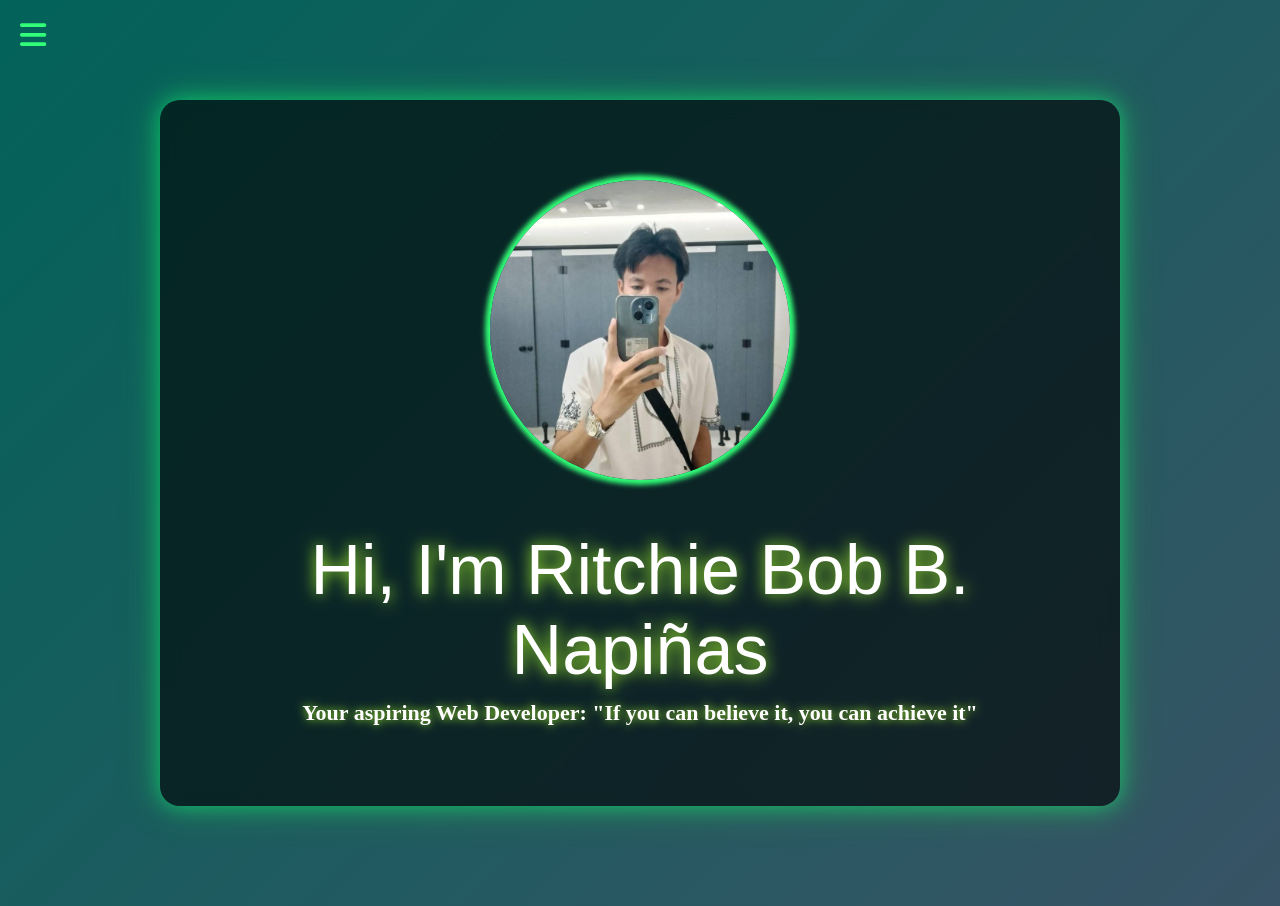
<file: index.html>
<!DOCTYPE html>
<html lang="en">
<head>
    <meta charset="UTF-8">
    <meta name="viewport" content="width=device-width, initial-scale=1.0">
    <title> Website Portfolio</title>
   <link rel="stylesheet" href="../ALL_CSS/style.css">
    <link href="https://cdnjs.cloudflare.com/ajax/libs/font-awesome/6.0.0-beta3/css/all.min.css" rel="stylesheet">
</head>
<body>
    <div class="main-container">
        <div class="container">
            <img src="../images/rb4.jpg" alt="Profile Image">
        </div>
        <div class="text">
            <h1>Hi, I'm Ritchie Bob B. Napiñas</h1>
            <h3>Your aspiring Web Developer: "If you can believe it, you can achieve it"</h3>
        </div>
    </div>
    <i id="menu-toggle" class="fas fa-bars"></i>
<ul id="nav-menu">
  <li><a href="index.html" class="home"><i class="fas fa-home"></i><span>Home</span></a></li>
  <li><a href="ALL_HTML/aboutme.html"><i class="fas fa-user"></i><span>About Me</span></a></li>
  <li><a href="ALL_HTML/skills.html"><i class="fas fa-cogs"></i><span>Skills</span></a></li>
  <li><a href="ALL_HTML/projects.html"><i class="fas fa-folder"></i><span>projects</span></a></li>
  <li><a href="ALL_HTML/contact.html"><i class="fas fa-envelope"></i><span>Contact</span></a></li>
  <li><a href="ALL_HTML/achievements.html"><i class="fas fa-trophy"></i><span>Achievements</span></a></li>
  <li><a href="ALL_HTML/Favorites.html"><i class="fas fa-video"></i><span>Favorites</span></a></li>

</ul>
<script src="ALL_JSCRPIT/node.js"></script>

</body>
</html>
</file>
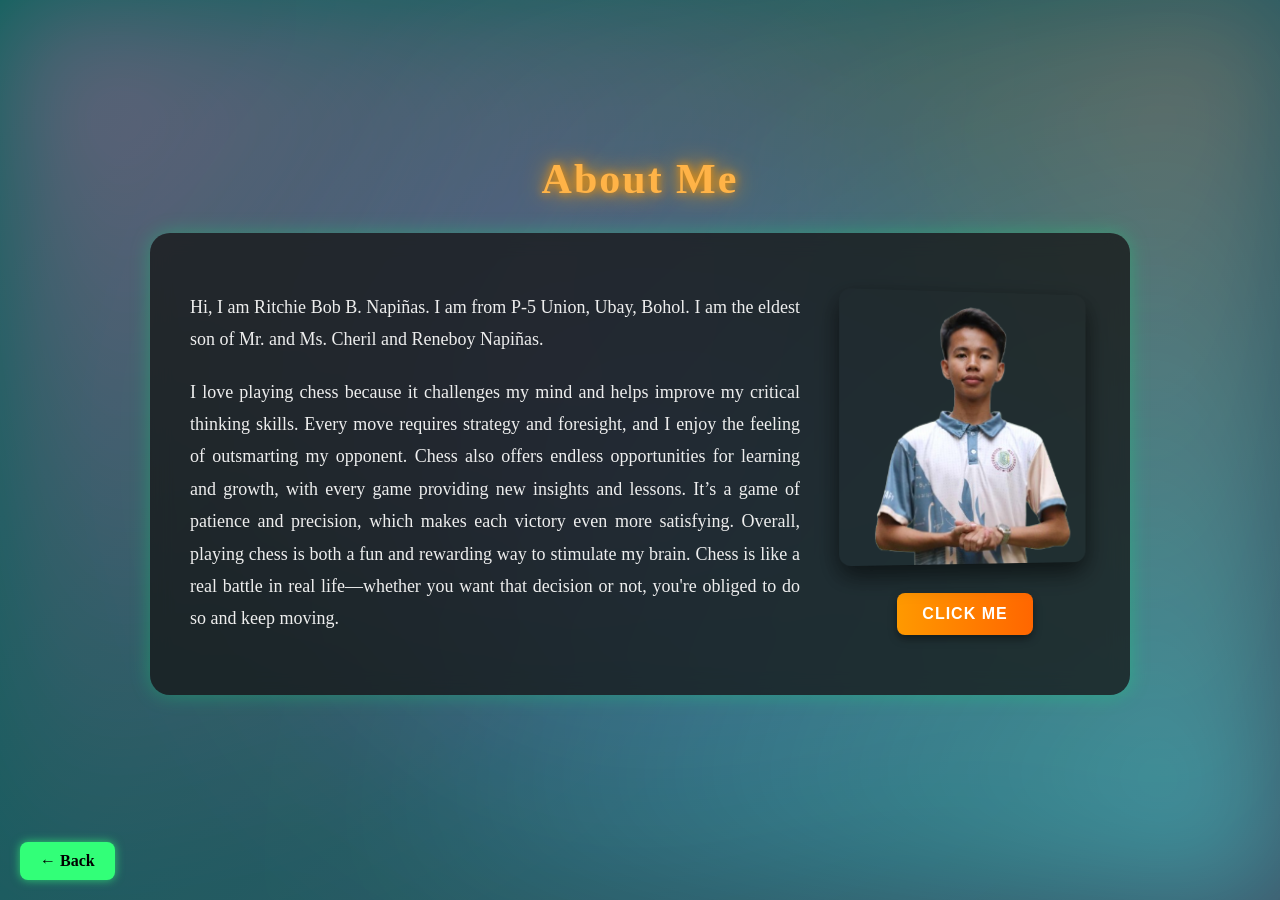
<file: ALL_HTML/aboutme.html>
<!DOCTYPE html>
<html lang="en">
<head>
  <meta charset="UTF-8" />
  <meta name="viewport" content="width=device-width, initial-scale=1.0" />
  <link rel="stylesheet" href="../ALL_CSS/aboutme.css">
  <title>About Me</title>
</head>
<body>
  <div class="about-me-section" id="aboutSection">
    <h2>About Me</h2>

    <div class="about-me-content">
      <div class="text">
        <p>
          Hi, I am Ritchie Bob B. Napiñas. I am from P-5 Union, Ubay, Bohol. I am the eldest son of Mr. and Ms. Cheril and Reneboy Napiñas.
        </p>
        <p>
          I love playing chess because it challenges my mind and helps improve my critical thinking skills.
          Every move requires strategy and foresight, and I enjoy the feeling of outsmarting my opponent.
          Chess also offers endless opportunities for learning and growth, with every game providing new insights and lessons.
          It’s a game of patience and precision, which makes each victory even more satisfying.
          Overall, playing chess is both a fun and rewarding way to stimulate my brain.
          Chess is like a real battle in real life—whether you want that decision or not, you're obliged to do so and keep moving.
        </p>
      </div>

      <div class="image-container">
        <img src="../images/face.png" alt="Magi">
        <button class="reveal-button" onclick="toggleVideo()">Click Me</button>
      </div>
    </div>
  </div>

  <!-- Fullscreen video overlay -->
  <div id="videoOverlay" class="video-overlay">
  <video id="chessVideo" controls>
    <source src="../images/chess1.mp4" type="video/mp4">
    Your browser does not support the video tag.
  </video>
  <p class="video-caption">This is me playing chess.</p>
</div>


  <!-- Back Button -->
  <a href="index.html" id="back-button" style="
    position: fixed;
    bottom: 20px;
    left: 20px;
    background-color: rgb(50, 255, 120);
    color: black;
    padding: 10px 20px;
    border-radius: 8px;
    text-decoration: none;
    font-weight: bold;
    box-shadow: 0 0 10px rgba(50, 255, 120, 0.7);
    transition: all 0.3s ease;
  ">
    ← Back
  </a>

  <script>
    function toggleVideo() {
      const aboutSection = document.getElementById("aboutSection");
      const overlay = document.getElementById("videoOverlay");
      const video = document.getElementById("chessVideo");

      if (overlay.style.display === "flex") {
        // Hide video and show about section again
        overlay.style.display = "none";
        aboutSection.style.display = "block";
        video.pause();
      } else {
        // Show video overlay and hide about content
        overlay.style.display = "flex";
        aboutSection.style.display = "none";
        video.play();
      }
    }

    // Back button hover animation
    const backBtn = document.getElementById('back-button');
    backBtn.addEventListener('mouseenter', () => {
      backBtn.style.backgroundColor = 'rgb(227, 76, 175)';
      backBtn.style.color = 'white';
    });
    backBtn.addEventListener('mouseleave', () => {
      backBtn.style.backgroundColor = 'rgb(50, 255, 120)';
      backBtn.style.color = 'black';
    });
  </script>
</body>
</file>
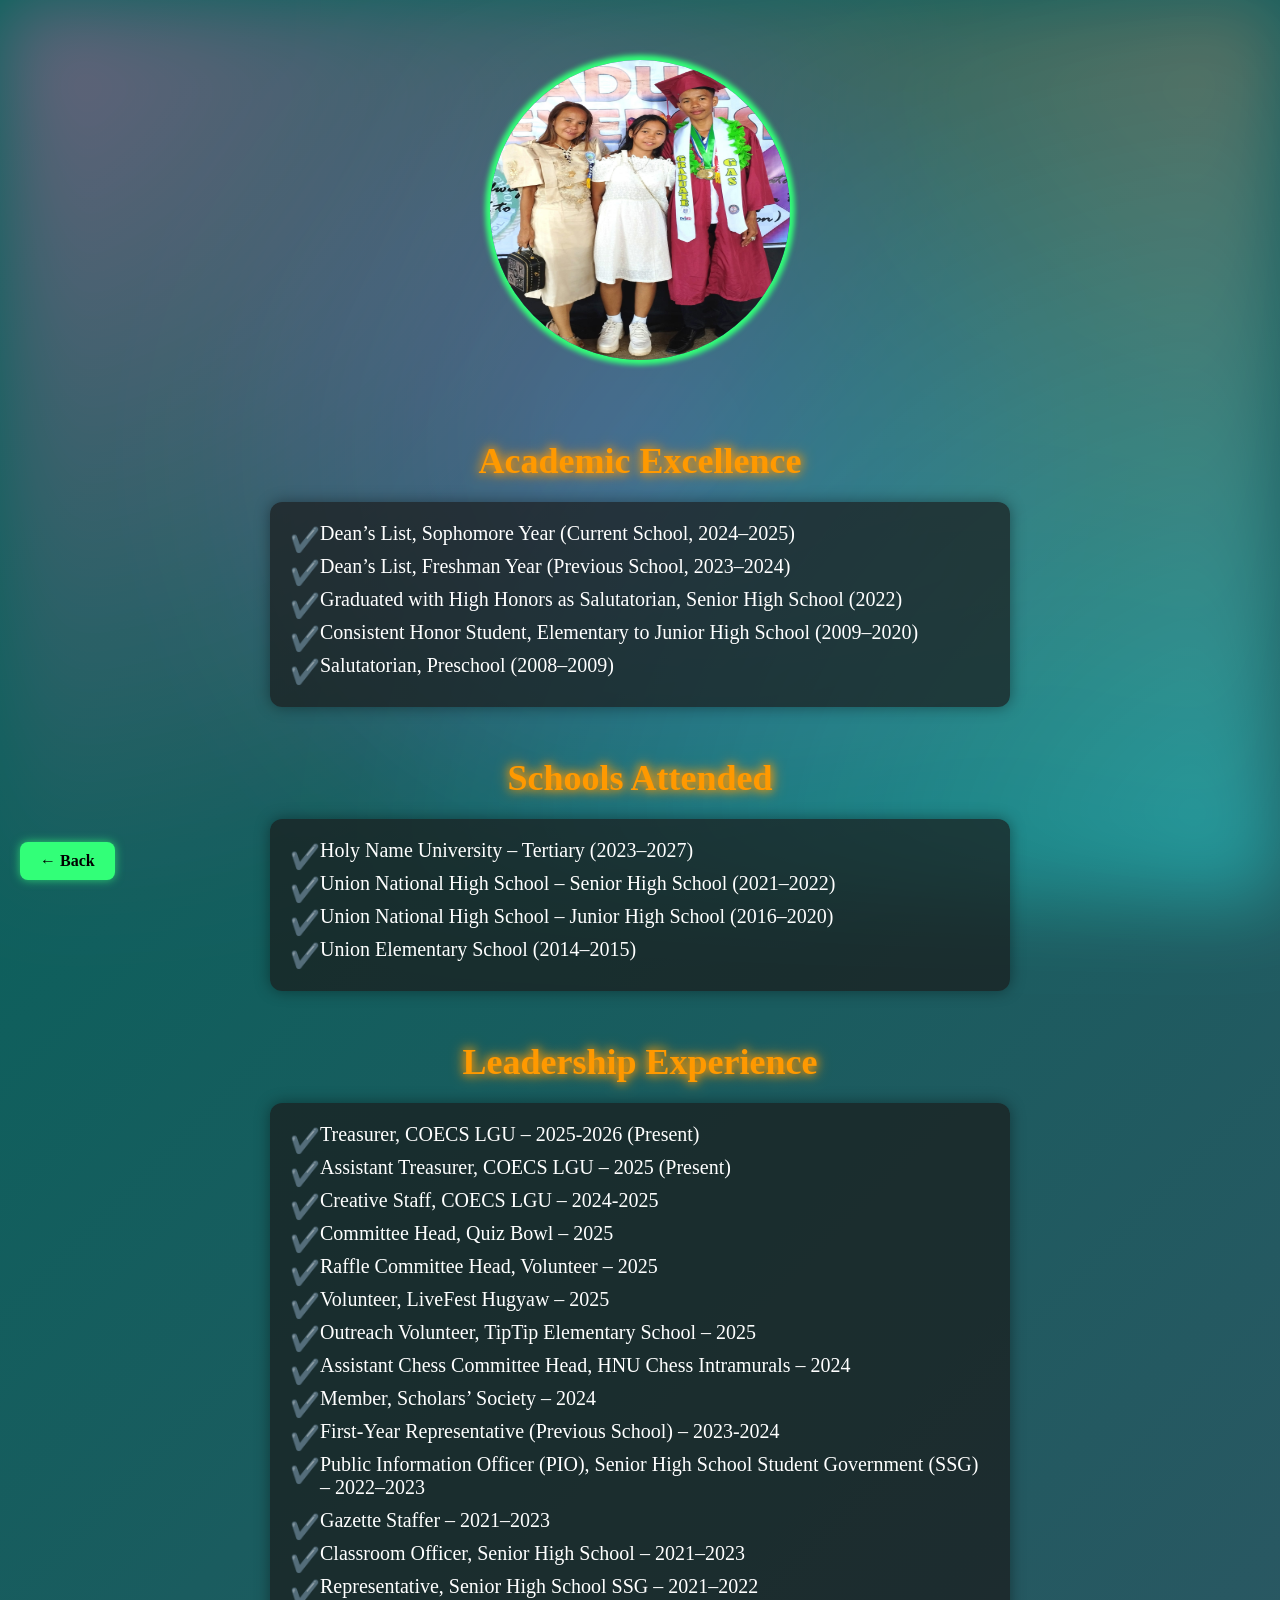
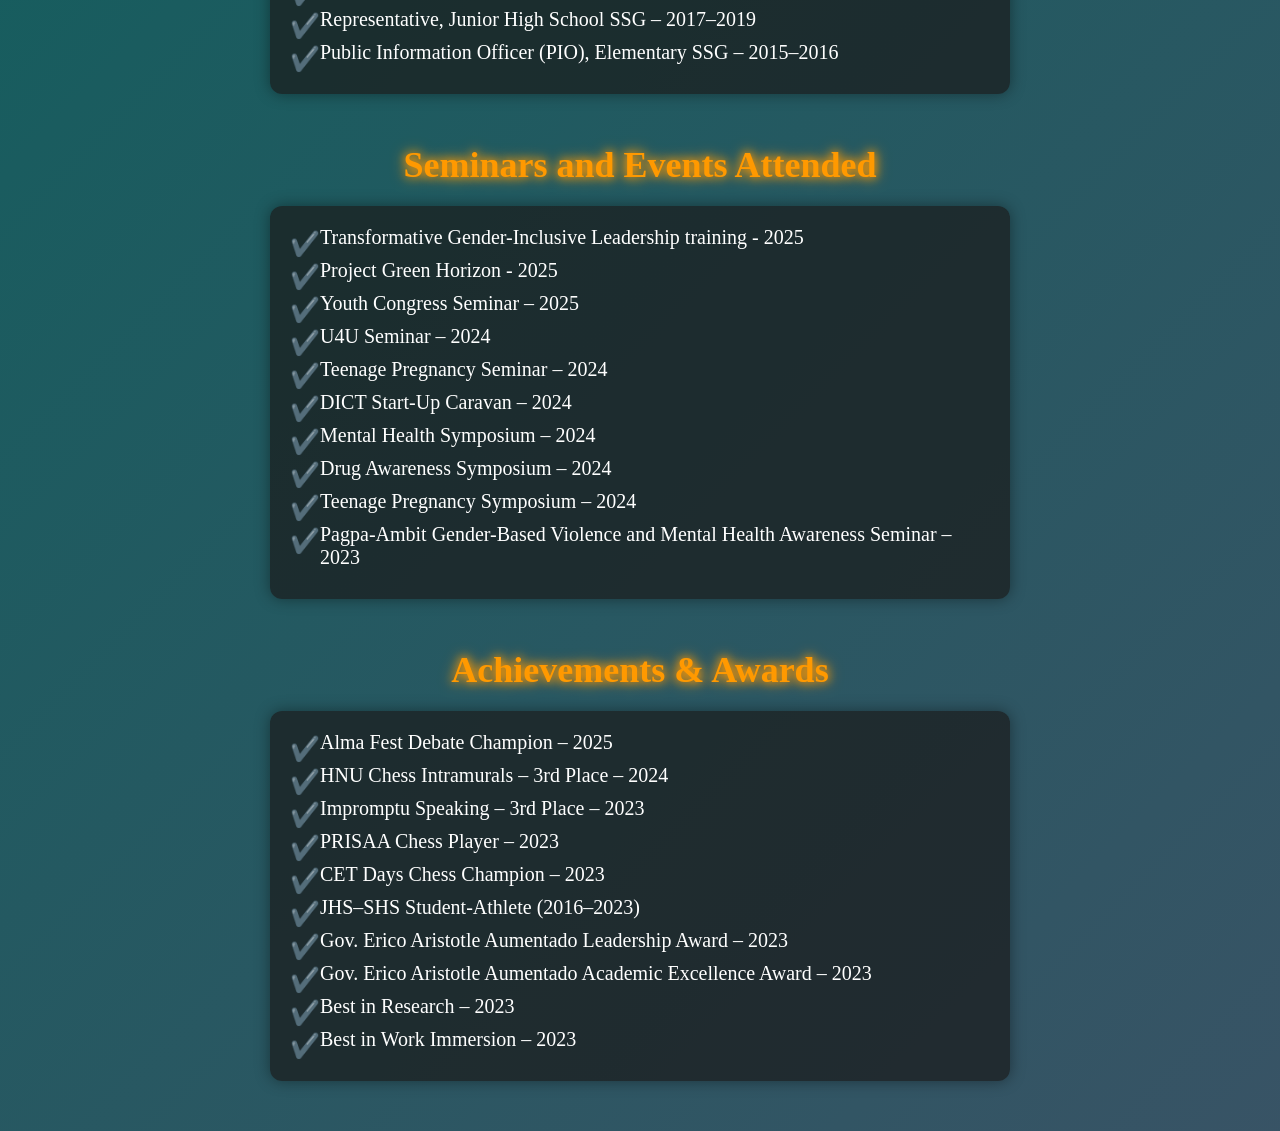
<file: ALL_HTML/achievements.html>
<!DOCTYPE html>
<html lang="en">
<head>
    <meta charset="UTF-8">
    <meta name="viewport" content="width=device-width, initial-scale=1.0">
     <link rel="stylesheet" href="../ALL_CSS/achievements.css">
    <title>Academic & Leadership Achievements</title>
</head>
<body>
  <div class="container">
    <img src="../images/ach.jpg" alt="Profile" class="profile-image">
  </div> 
  <div class="academic-excellence-section">
    <h2>Academic Excellence</h2>
    <ul class="academic-excellence-list">
      
      <li>Dean’s List, Sophomore Year (Current School, 2024–2025)</li> 
      <li>Dean’s List, Freshman Year (Previous School, 2023–2024)</li>  
      <li>Graduated with High Honors as Salutatorian, Senior High School (2022)</li>  
      <li>Consistent Honor Student, Elementary to Junior High School (2009–2020)</li>  
      <li>Salutatorian, Preschool (2008–2009)</li>  
    </ul>
  </div>

  <div class="Education-section">
    <h2>Schools Attended</h2>
      <ul class="Education-list">
    <li>Holy Name University – Tertiary (2023–2027)</li>
    <li>Union National High School – Senior High School (2021–2022)</li>
    <li>Union National High School – Junior High School (2016–2020)</li>
    <li>Union Elementary School (2014–2015)</li>
    </ul>
</div>
      
      
  </div>

  <div class="leadership-experience-section">
    <h2>Leadership Experience</h2>
    <ul class="leadership-experience-list">
      <li>Treasurer, COECS LGU – 2025-2026 (Present)</li> 
      <li> Assistant Treasurer, COECS LGU – 2025 (Present)</li> 
      <li>Creative Staff, COECS LGU – 2024-2025 </li>  
      <li>Committee Head, Quiz Bowl – 2025</li>  
      <li>Raffle Committee Head, Volunteer – 2025</li>  
      <li>Volunteer, LiveFest Hugyaw – 2025</li>  
      <li>Outreach Volunteer, TipTip Elementary School – 2025</li>  
      <li>Assistant Chess Committee Head, HNU Chess Intramurals – 2024</li>  
      <li>Member, Scholars’ Society – 2024</li>  
      <li>First-Year Representative (Previous School) – 2023-2024</li>  
      <li>Public Information Officer (PIO), Senior High School Student Government (SSG) – 2022–2023</li>  
      <li>Gazette Staffer – 2021–2023</li>  
      <li>Classroom Officer, Senior High School – 2021–2023</li>  
      <li>Representative, Senior High School SSG – 2021–2022</li>  
      <li>Representative, Junior High School SSG – 2017–2019</li>  
      <li>Public Information Officer (PIO), Elementary SSG – 2015–2016</li>  
    </ul>
  </div>

  <div class="seminars-events-section">
    <h2>Seminars and Events Attended</h2>
    <ul class="seminars-events-list">
      <li>Transformative Gender-Inclusive Leadership training - 2025</li>
      <li>Project Green Horizon - 2025</li>
      <li>Youth Congress Seminar – 2025</li>  
      <li>U4U Seminar – 2024</li>  
      <li>Teenage Pregnancy Seminar – 2024</li>  
      <li>DICT Start-Up Caravan – 2024</li>  
      <li>Mental Health Symposium – 2024</li>  
      <li>Drug Awareness Symposium – 2024</li>  
      <li>Teenage Pregnancy Symposium – 2024</li>  
      <li>Pagpa-Ambit Gender-Based Violence and Mental Health Awareness Seminar – 2023</li>  
    </ul>
  </div>

  <div class="achievements-awards-section">
    <h2>Achievements & Awards</h2>
    <ul class="achievements-awards-list">
      <li>Alma Fest Debate Champion – 2025</li>  
      <li>HNU Chess Intramurals – 3rd Place – 2024</li>  
      <li>Impromptu Speaking – 3rd Place – 2023</li>  
      <li>PRISAA Chess Player – 2023</li>  
      <li>CET Days Chess Champion – 2023</li>  
      <li>JHS–SHS Student-Athlete (2016–2023)</li>  
      <li>Gov. Erico Aristotle Aumentado Leadership Award – 2023</li>  
      <li>Gov. Erico Aristotle Aumentado Academic Excellence Award – 2023</li>  
      <li>Best in Research – 2023</li>  
      <li>Best in Work Immersion – 2023</li>  
    </ul>
  </div>

</body>
</html>
<!-- Back Button -->
<a href="index.html" id="back-button" style="
  position: fixed;
  bottom: 20px;
  left: 20px;
  background-color: rgb(50, 255, 120);
  color: black;
  padding: 10px 20px;
  border-radius: 8px;
  text-decoration: none;
  font-weight: bold;
  box-shadow: 0 0 10px rgba(50, 255, 120, 0.7);
  transition: all 0.3s ease;
">
  ← Back
</a>
<script>
  const backBtn = document.getElementById('back-button');
  backBtn.addEventListener('mouseenter', () => {
    backBtn.style.backgroundColor = 'rgb(227, 76, 175)';
    backBtn.style.color = 'white';
  });
  backBtn.addEventListener('mouseleave', () => {
    backBtn.style.backgroundColor = 'rgb(50, 255, 120)';
    backBtn.style.color = 'black';
  });
</script>
</body>
</html>
</file>
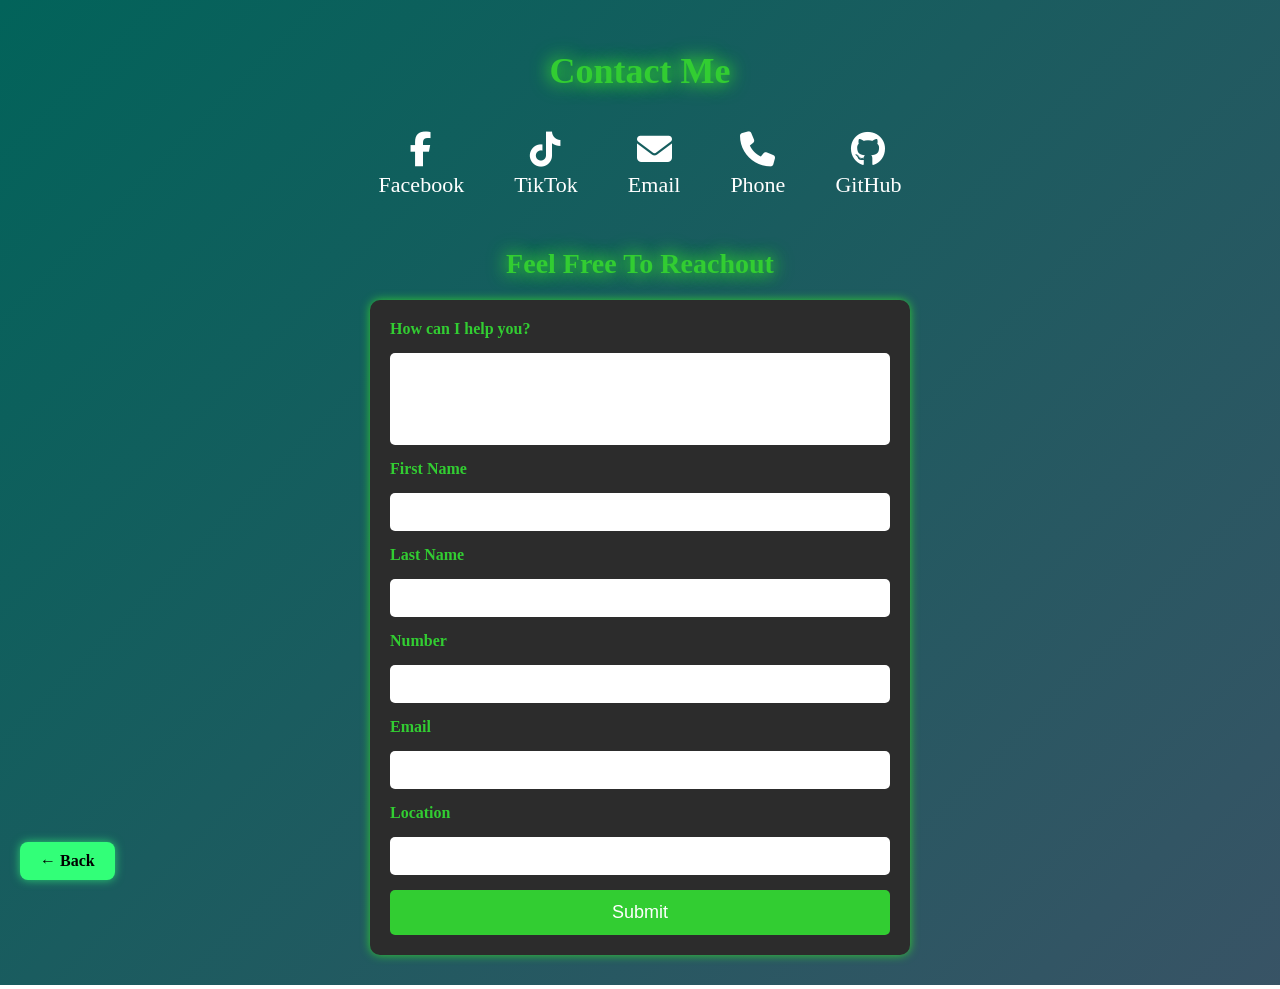
<file: ALL_HTML/contact.html>
<!DOCTYPE html>
<html lang="en">
<head>
  <meta charset="UTF-8" />
  <meta name="viewport" content="width=device-width, initial-scale=1.0" />
  <link rel="stylesheet" href="https://cdnjs.cloudflare.com/ajax/libs/font-awesome/6.4.0/css/all.min.css" />
   <link rel="stylesheet" href="../ALL_CSS/contact.css" />
  <title>Contact</title>
</head>
<body>

  <div class="contact-section">
    <h2>Contact Me</h2>

    <div class="contact-icons">
      <a href="https://www.facebook.com/share/1G1zxfemia/" target="_blank" class="contact-link" aria-label="Facebook">
        <i class="fab fa-facebook-f"></i> Facebook
      </a>
      <a href="https://vm.tiktok.com/ZShNN64bb/" target="_blank" class="contact-link" aria-label="TikTok">
        <i class="fab fa-tiktok"></i> TikTok
      </a>
      <a href="mailto:napinasritchiebob@gmail.com" class="contact-link" aria-label="Email">
        <i class="fas fa-envelope"></i> Email
      </a>
      <a href="tel:+639947160655" class="contact-link" aria-label="Phone">
        <i class="fas fa-phone"></i> Phone
      </a>
      <a href="https://github.com/choos20" target="_blank" class="contact-link" aria-label="GitHub">
        <i class="fab fa-github"></i> GitHub
      </a>
    </div>

    <div class="contact-message">
      <h3>Feel Free To Reachout</h3>
      <form class="contact-form" id="contactForm" action="index.php" method="POST">
        <label for="help">How can I help you?</label>
        <textarea id="help" name="help" rows="4" required></textarea>
      
        <label for="name">First Name</label>
        <input type="text" id="name" name="name" required>
      
        <label for="lastname">Last Name</label>
        <input type="text" id="lastname" name="lastname" required>
      
        <label for="number">Number</label>
        <input type="tel" id="number" name="number" required pattern="^\+?[0-9]+$" title="Only numbers and + sign allowed.">
      
        <label for="email">Email</label>
        <input type="email" id="email" name="email" required>
      
        <label for="location">Location</label>
        <input type="text" id="location" name="location" required>
      
        <button type="submit">Submit</button>
      </form>
      
      <div id="thankYouMessage" style="display: none; text-align: center; margin-top: 20px;">
        <h3>Thank you for reaching out! Your message has been received.</h3>
      </div>
    </div>
  </div>

  <script>
    document.getElementById("contactForm").addEventListener("submit", function (e) {
      e.preventDefault(); 

      const name = document.getElementById("name").value.trim();
      const lastname = document.getElementById("lastname").value.trim();
      const number = document.getElementById("number").value.trim();

      const namePattern = /^[\p{L}\s'-]+$/u;
      const numberPattern = /^\+?[0-9]+$/;

      if (!namePattern.test(name)) {
        alert("First name can only contain letters, spaces, hyphens, or apostrophes.");
      } else if (!namePattern.test(lastname)) {
        alert("Last name can only contain letters, spaces, hyphens, or apostrophes.");
      } else if (!numberPattern.test(number)) {
        alert("Phone number can only contain digits and an optional '+' at the beginning.");
      } else {
       
        document.getElementById("thankYouMessage").style.display = "block";
        document.getElementById("contactForm").reset(); 
      }
    });
  </script>

</body>
</html>
<!-- Back Button -->
<a href="index.html" id="back-button" style="
  position: fixed;
  bottom: 20px;
  left: 20px;
  background-color: rgb(50, 255, 120);
  color: black;
  padding: 10px 20px;
  border-radius: 8px;
  text-decoration: none;
  font-weight: bold;
  box-shadow: 0 0 10px rgba(50, 255, 120, 0.7);
  transition: all 0.3s ease;
">
  ← Back
</a>
<script>
  const backBtn = document.getElementById('back-button');
  backBtn.addEventListener('mouseenter', () => {
    backBtn.style.backgroundColor = 'rgb(227, 76, 175)';
    backBtn.style.color = 'white';
  });
  backBtn.addEventListener('mouseleave', () => {
    backBtn.style.backgroundColor = 'rgb(50, 255, 120)';
    backBtn.style.color = 'black';
  });
</script>
</body>
</html>
</file>
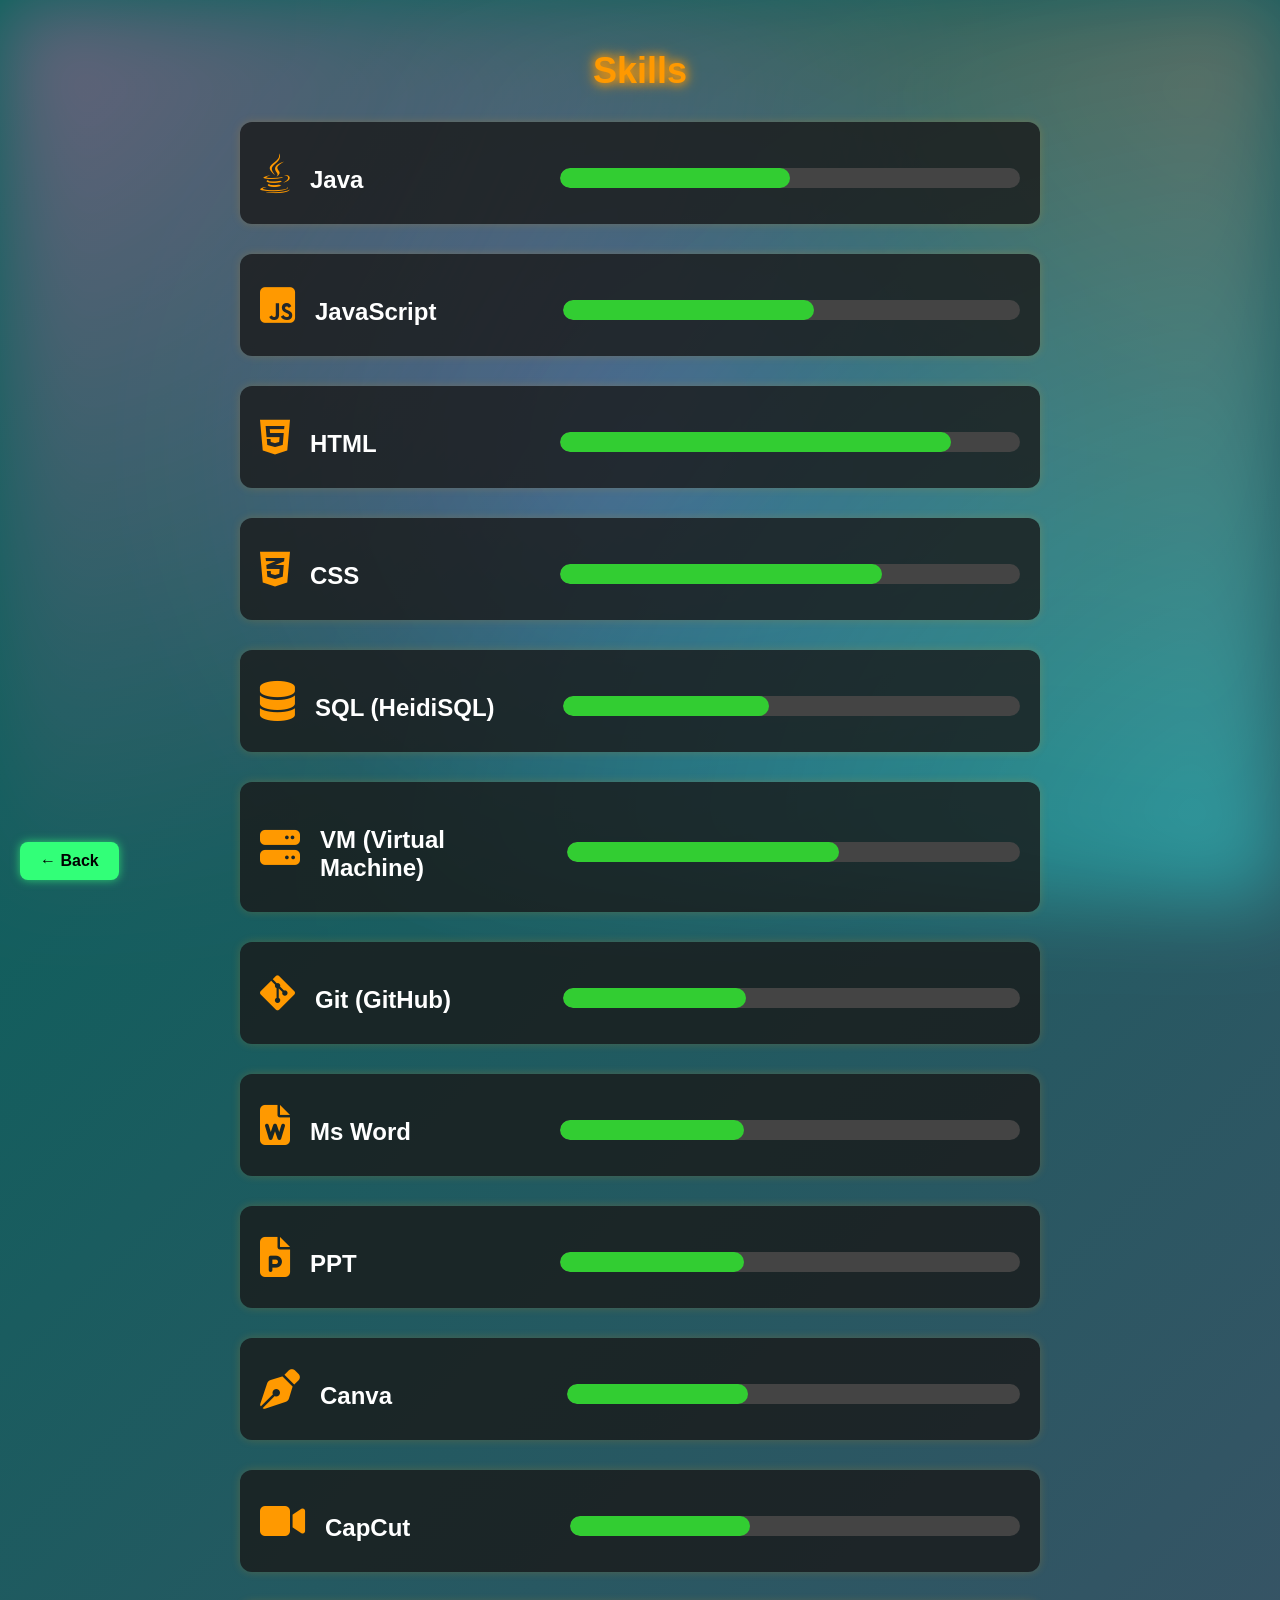
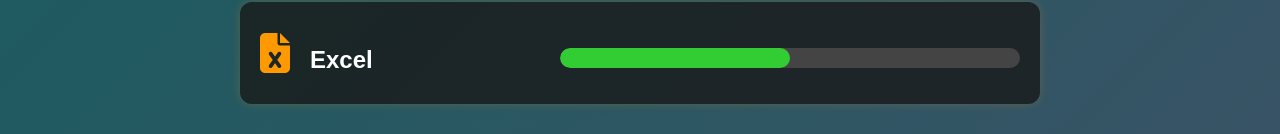
<file: ALL_HTML/skills.html>
<!DOCTYPE html>
<html lang="en">
<head>
  <meta charset="UTF-8" />
  <meta name="viewport" content="width=device-width, initial-scale=1.0"/>
  <link rel="stylesheet" href="https://cdnjs.cloudflare.com/ajax/libs/font-awesome/6.4.0/css/all.min.css"/>
 <link rel="stylesheet" href="../ALL_CSS/skills.css" />
  <title>Skills</title>
</head>
<body>

  <div class="skills-section">
    <h2>Skills</h2>
    <div class="skills-list">

      <div class="skill">
        <i class="fab fa-java"></i>
        <h3>Java</h3>
        <div class="progress-bar">
          <div class="progress" style="width: 50%;"></div>
        </div>
      </div>

      <div class="skill">
        <i class="fab fa-js-square"></i>
        <h3>JavaScript</h3>
        <div class="progress-bar">
          <div class="progress" style="width: 55%;"></div>
        </div>
      </div>

      <div class="skill">
        <i class="fab fa-html5"></i>
        <h3>HTML</h3>
        <div class="progress-bar">
          <div class="progress" style="width: 85%;"></div>
        </div>
      </div>

      <div class="skill">
        <i class="fab fa-css3-alt"></i>
        <h3>CSS</h3>
        <div class="progress-bar">
          <div class="progress" style="width: 70%;"></div>
        </div>
      </div>

      <div class="skill">
        <i class="fas fa-database"></i>
        <h3>SQL (HeidiSQL)</h3>
        <div class="progress-bar">
          <div class="progress" style="width: 45%;"></div>
        </div>
      </div>

      <div class="skill">
        <i class="fas fa-server"></i>
        <h3>VM (Virtual Machine)</h3>
        <div class="progress-bar">
          <div class="progress" style="width: 60%;"></div>
        </div>
      </div>

      <div class="skill">
        <i class="fab fa-git-alt"></i>
        <h3>Git (GitHub)</h3>
        <div class="progress-bar">
          <div class="progress" style="width: 40%;"></div>
        </div>
      </div>

      <div class="skill">
        <i class="fas fa-file-word"></i>
        <h3>Ms Word</h3>
        <div class="progress-bar">
          <div class="progress" style="width: 40%;"></div>
        </div>
      </div>

      <div class="skill">
        <i class="fas fa-file-powerpoint"></i>
        <h3>PPT</h3>
        <div class="progress-bar">
          <div class="progress" style="width: 40%;"></div>
        </div>
      </div>

      <div class="skill">
        <i class="fas fa-pen-nib"></i>
        <h3>Canva</h3>
        <div class="progress-bar">
          <div class="progress" style="width: 40%;"></div>
        </div>
      </div>

      <div class="skill">
        <i class="fas fa-video"></i>
        <h3>CapCut</h3>
        <div class="progress-bar">
          <div class="progress" style="width: 40%;"></div>
        </div>
      </div>

      <div class="skill">
        <i class="fas fa-file-excel"></i>
        <h3>Excel</h3>
        <div class="progress-bar">
          <div class="progress" style="width: 50%;"></div>
        </div>
      </div>

    </div>
  </div>

</body>
</html>
<!-- Back Button -->
<a href="index.html" id="back-button" style="
  position: fixed;
  bottom: 20px;
  left: 20px;
  background-color: rgb(50, 255, 120);
  color: black;
  padding: 10px 20px;
  border-radius: 8px;
  text-decoration: none;
  font-weight: bold;
  box-shadow: 0 0 10px rgba(50, 255, 120, 0.7);
  transition: all 0.3s ease;
">
  ← Back
</a>
<script>
  const backBtn = document.getElementById('back-button');
  backBtn.addEventListener('mouseenter', () => {
    backBtn.style.backgroundColor = 'rgb(227, 76, 175)';
    backBtn.style.color = 'white';
  });
  backBtn.addEventListener('mouseleave', () => {
    backBtn.style.backgroundColor = 'rgb(50, 255, 120)';
    backBtn.style.color = 'black';
  });
</script>
</body>
</html>
</file>
<file: ALL_CSS/style.css>
body {
  background: linear-gradient(-45deg, #1a1a1a, #41456c, #4a4e69, #02635a);
  background-size: 400% 400%;
  animation: gradientBackground 15s ease infinite;
  font-family: 'Times New Roman', serif;
  color: white;
  margin: 0;
  overflow-x: hidden;
}
@keyframes gradientBackground {
  0% { background-position: 0% 50%; }
  50% { background-position: 100% 50%; }
  100% { background-position: 0% 50%; }
}
h1 {
  font-family: 'Roboto', sans-serif;
  font-weight: 400;
  color: white;
  text-align: center;
  margin: 50px 50px 10px 50px;
  text-shadow: 0 0 15px greenyellow;
  font-size: 70px;
}
h3 {
  text-align: center;
  text-shadow: 0 0 10px greenyellow;
  margin: 2px 50px 30px 50px;
  font-size: 22px;
}
h1:hover, h3:hover {
  color: rgb(50, 255, 120); 
  text-shadow: 0 0 20px greenyellow, 0 0 30px pink; 
  transform: scale(1.05); 
  transition: all 0.3s ease-in-out; 
}
.main-container {
  background: rgba(0, 0, 0, 0.6);
  border-radius: 20px;
  padding: 50px 30px;
  box-shadow: 0 0 20px rgba(0, 255, 128, 0.5), 0 0 40px rgba(56, 248, 63, 0.3);
  backdrop-filter: blur(10px); 
  -webkit-backdrop-filter: blur(10px);
  max-width: 900px;
  margin: 100px auto;
}
.container {
  display: flex;
  justify-content: center;
  align-items: center;
  flex-direction: column;
}
.container img {
  height: 300px;
  width: 300px;
  border-radius: 50%;
  margin-top: 30px;
  box-shadow: 0 0 5px 5px rgb(50, 255, 120), inset 0 0 10px 5px rgba(3, 156, 131, 0.8);
  transition: all 0.5s ease-in-out;
}
.container img:hover {
  transform: scale(1.05);
  box-shadow: 0 0 15px 10px rgb(50, 255, 120), inset 0 0 20px 10px rgba(186, 253, 108, 0.8);
}
ul {
  list-style: none;
  display: flex;
  flex-direction: column;
  position: fixed;
  top: 70px;
  left: 20px;
  margin: 0;
  padding: 0;
  opacity: 0;
  visibility: hidden;
  transition: opacity 0.5s ease, transform 0.5s ease, visibility 0.5s;
  transform: translateY(-20px);
}
ul.show {
  opacity: 1;
  visibility: visible;
  transform: translateY(0);
}
ul li {
  margin-bottom: 20px;
}
ul li a {
  text-decoration: none;
  color: rgb(50, 255, 120);
  font-size: 20px;
  padding: 10px;
  text-align: center;
  transition: all 0.4s ease;
  display: block;
  position: relative;
}
ul li a span {
  display: block;
  font-size: 14px;
  margin-top: 5px;
  color: white;
  text-shadow: 0 0 10px rgb(50, 255, 120);
}
ul li a:hover {
  color: rgb(227, 76, 175);
  transform: scale(1.1);
  animation: pulse 1s infinite alternate;
}
@keyframes pulse {
  from { transform: scale(1); }
  to { transform: scale(1.1); }
}
#menu-toggle {
  font-size: 30px;
  color: rgb(50, 255, 120);
  position: fixed;
  top: 20px;
  left: 20px;
  cursor: pointer;
  transition: color 0.3s ease;
  z-index: 1000;
}

#menu-toggle:hover {
  color: rgb(227, 76, 175);
}
@media (max-width: 768px) {
  h1{
  font-size: 40px;
    text-align: center;
    font-family:'Times New Roman', serif;
  }
  h3 {
    font-size: 22px;
    text-align: center;
    font-family: 'Arial Narrow Bold', sans-serif;
  }

  .container img {
    height: 200px;
    width: 200px;
  }

  ul {
    flex-direction: column;
    top: 60px;
    left: 10px;
  }
}

body::-webkit-scrollbar {
  width: 30px; 
}

body::-webkit-scrollbar-track {
  background: #f1f1f1; 
}


body::-webkit-scrollbar-thumb {
  background: linear-gradient(45deg, #07709d, #38cbe5); 
  border-radius: 100px; 
}

body::-webkit-scrollbar-thumb:hover {
  background: linear-gradient(45deg, #9c086d, #b0607d); 
}
</file>
<file: ALL_CSS/aboutme.css>
/* ==== Body & Background ==== */
body {
  background: linear-gradient(-45deg, #1a1a1a, #41456c, #4a4e69, #02635a);
  background-size: 400% 400%;
  animation: gradientBackground 15s ease infinite;
  font-family: 'Times New Roman', serif;
  color: #fff;
  margin: 0;
  overflow-x: hidden;
  text-align: center;
}

/* Smooth animated gradient background */
@keyframes gradientBackground {
  0% { background-position: 0% 50%; }
  50% { background-position: 100% 50%; }
  100% { background-position: 0% 50%; }
}

/* Soft glowing background blobs */
body::before,
body::after {
  content: "";
  position: fixed;
  top: 0;
  left: 0;
  width: 100%;
  height: 100%;
  z-index: -2;
  background: radial-gradient(circle at top left, #ff0080, transparent 60%),
              radial-gradient(circle at bottom right, #00ffff, transparent 60%);
  opacity: 0.4;
  mix-blend-mode: screen;
  animation: floatBackground 10s ease-in-out infinite alternate;
  filter: blur(60px);
}

body::after {
  background: radial-gradient(circle at center, #8a2be2, transparent 60%),
              radial-gradient(circle at top right, #ff4500, transparent 60%);
  opacity: 0.3;
  animation-delay: 2s;
}

@keyframes floatBackground {
  0% { transform: translate(0, 0) scale(1); }
  100% { transform: translate(20px, -20px) scale(1.05); }
}

/* ==== Section Styling ==== */
.about-me-section {
  text-align: center;
  margin-top: 80px;
  padding: 40px 20px;
  position: relative;
  z-index: 1;
}

.about-me-section h2 {
  font-size: 42px;
  color: #ffb347;
  text-shadow: 0 0 10px #ff9900, 0 0 25px #ff9900;
  margin-bottom: 30px;
  letter-spacing: 2px;
  animation: fadeInDown 1s ease both;
}

@keyframes fadeInDown {
  0% { opacity: 0; transform: translateY(-20px); }
  100% { opacity: 1; transform: translateY(0); }
}

/* ==== Main Content ==== */
.about-me-content {
  max-width: 900px;
  margin: 0 auto;
  background-color: rgba(20, 20, 20, 0.75);
  padding: 40px;
  border-radius: 20px;
  box-shadow: 0 0 20px rgba(0, 255, 120, 0.3);
  display: flex;
  flex-wrap: wrap;
  align-items: center;
  justify-content: space-between;
  gap: 40px;
  backdrop-filter: blur(10px);
  transition: transform 0.4s ease, box-shadow 0.4s ease;
}

.about-me-content:hover {
  transform: translateY(-5px);
  box-shadow: 0 0 40px rgba(255, 165, 0, 0.3);
}

/* ==== Text Styling ==== */
.text {
  flex: 1;
  min-width: 280px;
  animation: fadeInLeft 1.5s ease both;
}

@keyframes fadeInLeft {
  0% { opacity: 0; transform: translateX(-40px); }
  100% { opacity: 1; transform: translateX(0); }
}

.about-me-content p {
  font-size: 18px;
  line-height: 1.8;
  color: #eee;
  margin-bottom: 20px;
  text-align: justify;
}

/* ==== Image Box ==== */
.image-container {
  flex: 0 0 250px;
  text-align: center;
  animation: fadeInRight 1.5s ease both;
  perspective: 1000px;
}

@keyframes fadeInRight {
  0% { opacity: 0; transform: translateX(40px); }
  100% { opacity: 1; transform: translateX(0); }
}

.image-container img {
  width: 100%;
  border-radius: 12px;
  transform: rotateY(10deg);
  box-shadow: 0 10px 25px rgba(0, 0, 0, 0.6);
  transition: transform 0.4s ease, box-shadow 0.4s ease;
}

.image-container img:hover {
  transform: rotateY(0deg) scale(1.05);
  box-shadow: 0 0 25px #00e699;
}

/* ==== Button Styling ==== */
.reveal-button {
  margin-top: 25px;
  padding: 12px 25px;
  background: linear-gradient(90deg, #ff9900, #ff6600);
  color: #fff;
  font-size: 16px;
  border: none;
  border-radius: 8px;
  cursor: pointer;
  font-weight: bold;
  text-transform: uppercase;
  letter-spacing: 1px;
  box-shadow: 0 4px 8px rgba(0, 0, 0, 0.4);
  transition: all 0.3s ease;
}

.reveal-button:hover {
  background: linear-gradient(90deg, #00e699, #00bfa5);
  transform: translateY(-3px);
  box-shadow: 0 0 15px #00e699;
}

.reveal-button:active {
  transform: translateY(2px);
}

/* ==== Hidden Message ==== */
#typeMessage {
  color: #ffb347;
  text-shadow: 0 0 10px #ffb347, 0 0 20px #ffb347;
  margin-top: 20px;
  font-weight: bold;
  font-size: 18px;
  opacity: 0;
  transition: opacity 0.8s ease;
}

#typeMessage.show {
  opacity: 1;
}

/* ==== Responsive Design ==== */
@media screen and (max-width: 768px) {
  .about-me-content {
    flex-direction: column;
    text-align: center;
  }

  .text {
    text-align: justify;
  }

  .image-container {
    margin-top: 20px;
  }
}
/* === Video Overlay === */
.video-overlay {
  display: none;
  position: fixed;
  top: 0;
  left: 0;
  width: 100%;
  height: 100%;
  background: rgba(10, 10, 10, 0.9);
  backdrop-filter: blur(10px);
  justify-content: center;
  align-items: center;
  flex-direction: column;
  z-index: 999;
  animation: fadeIn 0.8s ease forwards;
}

.video-overlay video {
  width: 70%;
  max-width: 800px;
  border-radius: 15px;
  box-shadow: 0 0 30px rgba(0, 255, 150, 0.5);
  transition: transform 0.5s ease;
}

.video-overlay video:hover {
  transform: scale(1.03);
}

.video-caption {
  margin-top: 20px;
  color: #ff9900;
  font-weight: bold;
  text-shadow: 0 0 15px #ff9900;
  font-size: 20px;
  letter-spacing: 1px;
}

@keyframes fadeIn {
  from { opacity: 0; }
  to { opacity: 1; }
}
#back-button {
  z-index: 1000; /* Make sure it stays above the video overlay */
}
.close-video {
  position: absolute;
  top: 20px;
  left: 20px;
  background: #00e699;
  color: black;
  font-weight: bold;
  padding: 10px 18px;
  border: none;
  border-radius: 8px;
  cursor: pointer;
  box-shadow: 0 0 10px rgba(0, 255, 120, 0.8);
  transition: all 0.3s ease;
}

.close-video:hover {
  background: #e34caf;
  color: white;
  box-shadow: 0 0 15px rgba(227, 76, 175, 0.8);
}
</file>
<file: ALL_CSS/achievements.css>
/* ==== Body & Background ==== */
body {
  background: linear-gradient(-45deg, #1a1a1a, #41456c, #4a4e69, #02635a);
  background-size: 400% 400%;
  animation: gradientBackground 15s ease infinite;
  font-family: 'Times New Roman', serif;
  color: white;
  margin: 0;
  overflow-x: hidden;
  text-align: center;
}

@keyframes gradientBackground {
  0% { background-position: 0% 50%; }
  50% { background-position: 100% 50%; }
  100% { background-position: 0% 50%; }

}

body::before,
body::after {
  content: "";
  position: fixed;
  top: 0;
  left: 0;
  width: 100%;
  height: 100%;
  z-index: -2;
  background: radial-gradient(circle at top left, #ff0080, transparent 60%),
              radial-gradient(circle at bottom right, #00ffff, transparent 60%);
  opacity: 0.4;
  mix-blend-mode: screen;
  animation: floatBackground 10s ease-in-out infinite alternate;
  filter: blur(40px);
}

body::after {
  background: radial-gradient(circle at center, #8a2be2, transparent 60%),
              radial-gradient(circle at top right, #ff4500, transparent 60%);
  z-index: -2;
  opacity: 0.3;
  animation-delay: 2s;
}

@keyframes floatBackground {
  0% {
    transform: translate(0, 0) scale(1);
  }
  100% {
    transform: translate(20px, -20px) scale(1.05);
  }
}

.container {
  display: flex;
  justify-content: center;
  align-items: center;
  padding: 30px 0;
}

.profile-image {
  height: 300px;
  width: 300px;
  border-radius: 50%;
  box-shadow: 0 0 5px 5px rgb(50, 255, 120), inset 0 0 10px 5px rgba(3, 156, 131, 0.8);
  transition: all 0.5s ease-in-out;
  margin-top: 30px;
}

h2 {
  font-size: 36px;
  color: #ff9900;
  text-shadow: 0 0 10px #ff9900, 0 0 15px #ff9900;
  margin-bottom: 20px;
}


ul {
  list-style-type: none;
  padding: 0;
  text-align: left;
  max-width: 700px;
  margin: 0 auto;
  background-color: rgba(26, 26, 26, 0.7); 
  padding: 20px;
  border-radius: 12px;
  box-shadow: 0 0 15px rgba(0, 0, 0, 0.4);
}

ul li {
  font-size: 20px;
  margin-bottom: 10px;
  padding-left: 30px;
  position: relative;
}
ul li::before {
  content: "✔️";
  position: absolute;
  left: 0;
  font-size: 24px;
  color: #32cd32;
  top: 0;
  transform: translateY(4px);
}

.academic-excellence-section,
.Education-section,
.leadership-experience-section,
.seminars-events-section,
.achievements-awards-section {
  text-align: center;
  margin-top: 50px;
  margin-bottom: 50px;
}

@media screen and (max-width: 768px) {
  .container {
    flex-direction: column;
    padding-left: 0;
  }

  .profile-image {
    margin-left: 0;
    width: 200px;
    height: 200px;
  }

  ul li {
    font-size: 18px;
  }

  h2 {
    font-size: 28px;
  }
}
</file>
<file: ALL_CSS/contact.css>
/* ==== Body & Background ==== */
body {
  background: linear-gradient(-45deg, #1a1a1a, #41456c, #4a4e69, #02635a);
  background-size: 400% 400%;
  animation: gradientBackground 15s ease infinite;
  font-family: 'Times New Roman', serif;
  color: white;
  margin: 0;
  overflow-x: hidden;
  text-align: center;
}

@keyframes gradientBackground {
  0% { background-position: 0% 50%; }
  50% { background-position: 100% 50%; }
  100% { background-position: 0% 50%; }
}

.contact-section {
  text-align: center;
  margin-top: 50px;
}

.contact-section h2,h3 {
  font-size: 36px;
  color: #32cd32;
  text-shadow: 0 0 15px #32cd32, 0 0 20px #32cd32;
  margin-bottom: 20px;
}

.contact-icons {
  display: flex;
  justify-content: center;
  gap: 30px;
  flex-wrap: wrap;
  margin-top: 30px;
  text-align: center;
}

.contact-link {
  color: white;
  font-size: 22px;
  text-decoration: none;
  display: flex;
  flex-direction: column;
  align-items: center;
  transition: color 0.3s ease, transform 0.3s ease;
  padding: 10px;
}

.contact-link i {
  font-size: 35px;
  margin-bottom: 5px;
  transition: transform 0.3s ease;
}

.contact-link:hover {
  color: #e34caf;
  transform: scale(1.1);
}

.contact-link:hover i {
  transform: translateY(-5px);
}

.contact-message {
  margin-top: 40px;
  text-align: center;
}

.contact-message h3 {
  font-size: 28px;
  color: #32cd32;;
  margin-bottom: 20px;
}

.contact-form {
  max-width: 500px;
  margin: 0 auto;
  display: flex;
  flex-direction: column;
  gap: 15px;
  padding: 20px;
  background-color: #2c2c2c;
  border-radius: 10px;
  box-shadow: 0 0 10px #32cd32;
  margin-bottom: 30px;
}

.contact-form label {
  text-align: left;
  font-weight: bold;
  color: #32cd32;
}

.contact-form input,
.contact-form textarea {
  padding: 10px;
  border: none;
  border-radius: 5px;
  resize: none;
  font-size: 16px;
}

.contact-form button {
  padding: 12px;
  background-color: #32cd32;
  color: white;
  border: none;
  border-radius: 5px;
  font-size: 18px;
  cursor: pointer;
  transition: background-color 0.3s ease;
}

.contact-form button:hover {
  background-color: #28a428;
}

@media screen and (max-width: 768px) {
  .contact-icons {
    flex-direction: column;
    gap: 20px;
  }

  .contact-link {
    font-size: 20px;
  }
}
</file>
<file: ALL_CSS/skills.css>
/* ==== Body & Background ==== */
body {
  background: linear-gradient(-45deg, #1a1a1a, #41456c, #4a4e69, #02635a);
  background-size: 400% 400%;
  animation: gradientBackground 15s ease infinite;
  font-family: 'Times New Roman', serif;
  color: white;
  margin: 0;
  overflow-x: hidden;
  text-align: center;
}

@keyframes gradientBackground {
  0% { background-position: 0% 50%; }
  50% { background-position: 100% 50%; }
  100% { background-position: 0% 50%; }
}


body::before,
body::after {
  content: "";
  position: fixed;
  top: 0;
  left: 0;
  width: 100%;
  height: 100%;
  z-index: -2;
  background: radial-gradient(circle at top left, #ff0080, transparent 60%),
              radial-gradient(circle at bottom right, #00ffff, transparent 60%);
  opacity: 0.4;
  mix-blend-mode: screen;
  animation: floatBackground 10s ease-in-out infinite alternate;
  filter: blur(40px);
}

body::after {
  background: radial-gradient(circle at center, #8a2be2, transparent 60%),
              radial-gradient(circle at top right, #ff4500, transparent 60%);
  z-index: -2;
  opacity: 0.3;
  animation-delay: 2s;
}

@keyframes floatBackground {
  0% {
    transform: translate(0, 0) scale(1);
  }
  100% {
    transform: translate(20px, -20px) scale(1.05);
  }
}

body {
  font-family: Arial, sans-serif;
  background-color: transparent;
  color: #fff;
  margin: 0;
  padding: 0;
}

.skills-section {
  text-align: center;
  margin-top: 50px;
}

.skills-section h2 {
  font-size: 36px;
  color: #ff9900;
  text-shadow: 0 0 10px #ff9900, 0 0 15px #ff9900;
  margin-bottom: 30px;
}

.skills-list {
  max-width: 800px;
  margin: 0 auto;
  padding: 0 20px;
}

.skill {
  margin-bottom: 30px;
  text-align: left;
  display: flex;
  align-items: center;
  justify-content: center;
  gap: 20px;
  flex-wrap: wrap;
  background-color: rgba(26, 26, 26, 0.8);
  padding: 20px;
  border-radius: 12px;
  box-shadow: 0 0 10px rgba(255, 153, 0, 0.2);
}

.skill h3 {
  font-size: 24px;
  margin-bottom: 10px;
  flex: 1 1 150px;
}

.skill i {
  font-size: 40px;
  color: #ff9900;
}

.progress-bar {
  background-color: #444;
  border-radius: 10px;
  overflow: hidden;
  width: 100%;
  height: 20px;
  margin-top: 10px;
  flex: 2 1 300px;
}

.progress {
  background-color: #32cd32;
  height: 100%;
  border-radius: 10px;
}

@media screen and (max-width: 768px) {
  .skills-section h2 {
    font-size: 28px;
  }

  .skills-list {
    padding-left: 10px;
    padding-right: 10px;
  }

  .skill h3 {
    font-size: 20px;
  }

  .skill i {
    font-size: 35px;
  }
}
</file>
